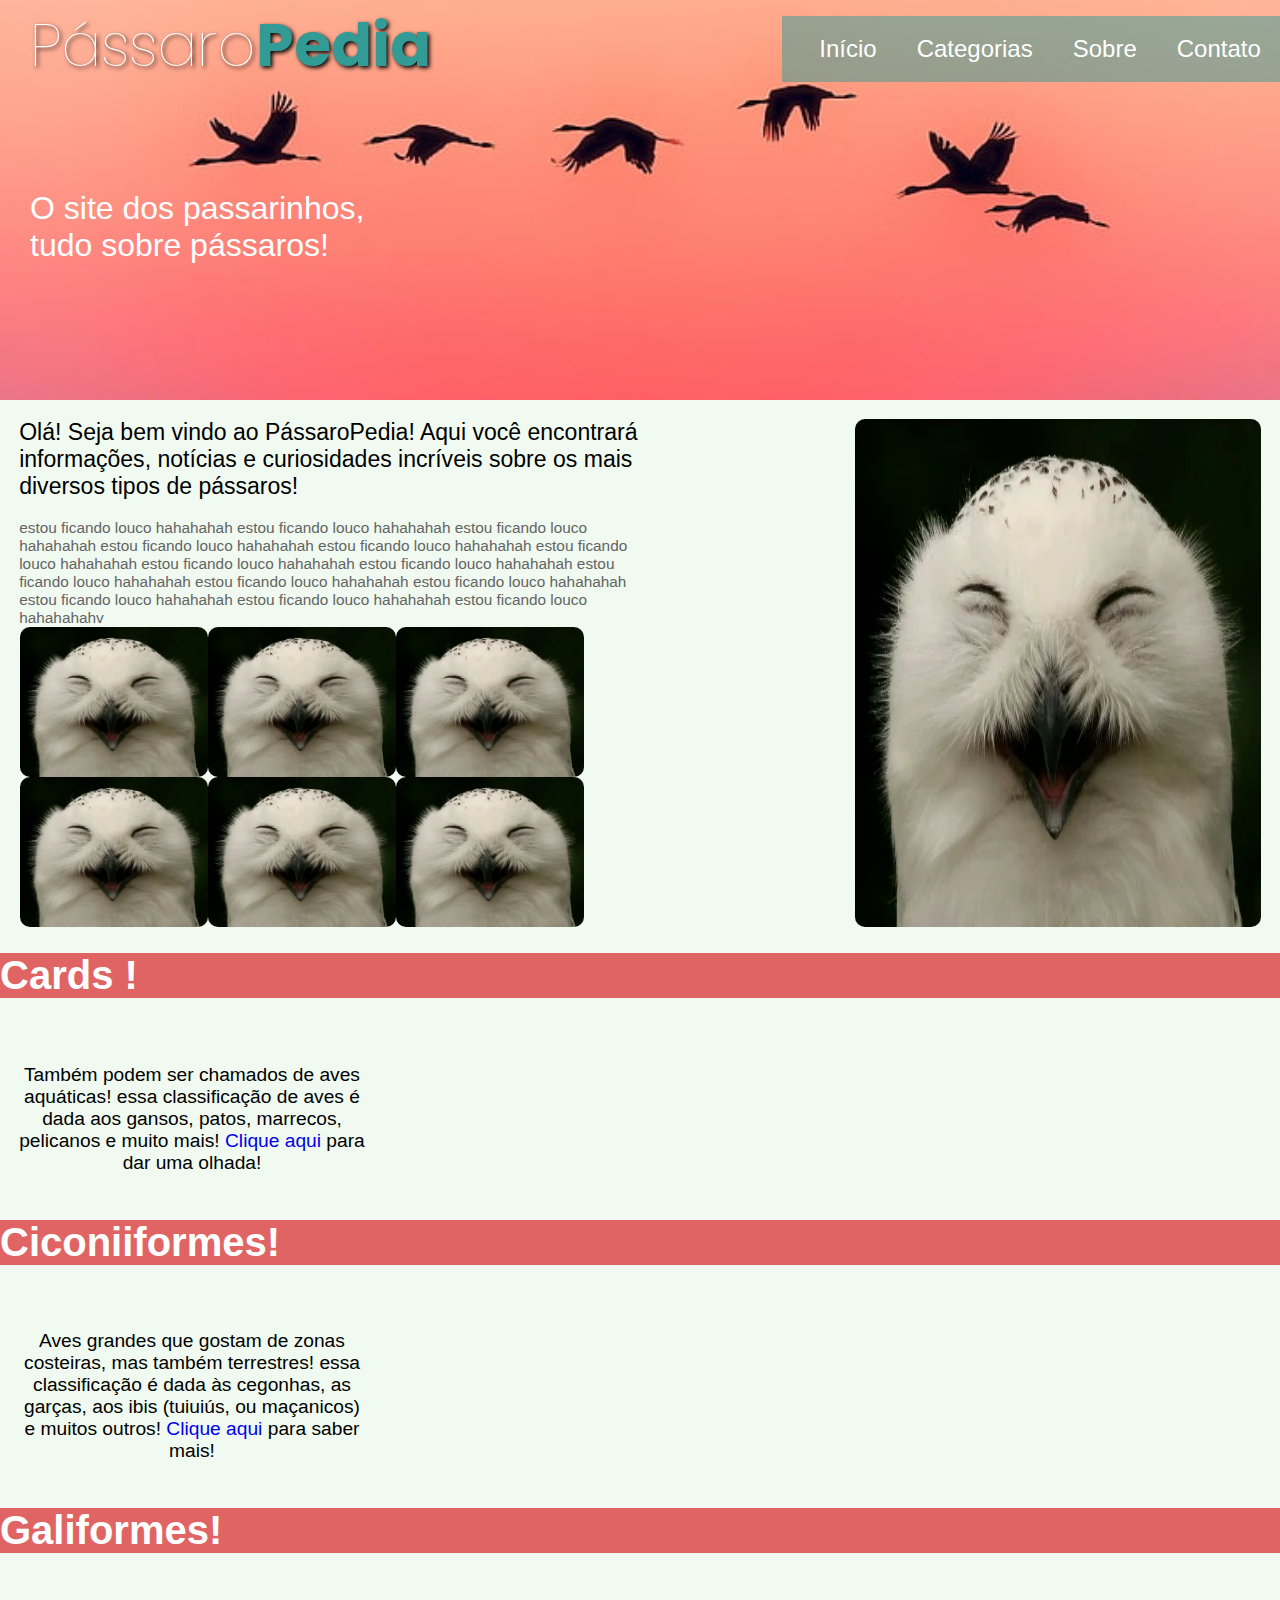
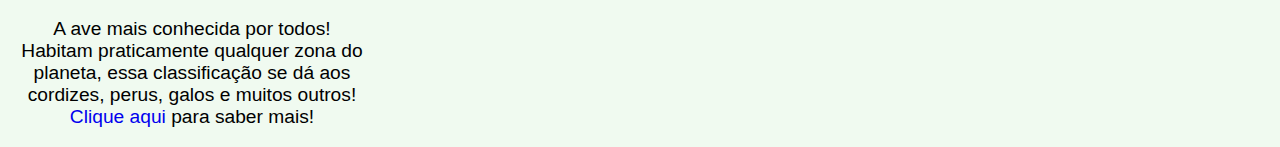
<file: index.html>
<!DOCTYPE html>
<html lang="pt-br">

<head>
    <meta charset="utf-8" />
    <meta name="viewport" content="width=device-width, initial-scale=1" />
    <title>HTML template</title>

    <link rel="preconnect" href="https://fonts.googleapis.com" />
    <link rel="preconnect" href="https://fonts.gstatic.com" crossorigin />
    <link href="https://fonts.googleapis.com/css2?family=Poppins:wght@300;700&display=swap" rel="stylesheet" />
    <link rel="stylesheet" href="estilo.css" />

</head>

<body>
    <header class="caixa bg">
        <nav>
            <div id="menu-outer">
                <div class="menus">
                    <ul id="hor-list">
                        <li id="start"><a href="#">Início</a></li>
                        <li id="categories"><a href="#">Categorias</a></li>
                        <li id="about"><a href="#">Sobre</a></li>
                        <li id="contact"><a href="#">Contato</a></li>
                    </ul>
                </div>
            </div>


            <h1 id="main-title">Pássaro<span id="main-title2">Pedia</span></h1>
            <p id="subtitle"> O site dos passarinhos,<br> tudo sobre pássaros!</p>
        </nav>
    </header>

    <section>
        <div class="content">
            <div id="intro-all">
                <div id="intro-a">Olá! Seja bem vindo ao PássaroPedia! Aqui você encontrará informações,
                    notícias e curiosidades incríveis sobre os mais diversos tipos de pássaros!
                </div>

                <!--<div class="image">-->
                <div id="intro-b">estou ficando louco hahahahah estou ficando louco hahahahah estou ficando louco
                    hahahahah
                    estou ficando louco hahahahah estou ficando louco hahahahah estou ficando louco hahahahah estou
                    ficando louco hahahahah
                    estou ficando louco hahahahah estou ficando louco hahahahah estou ficando louco hahahahah estou
                    ficando louco hahahahah
                    estou ficando louco hahahahah estou ficando louco hahahahah estou ficando louco hahahahahv
                </div>
                <div id="img-list">
                    <img class="subimage" src="images/smiling-owl.png" />
                    <img class="subimage" src="images/smiling-owl.png" />
                    <img class="subimage" src="images/smiling-owl.png" />
                    <img class="subimage" src="images/smiling-owl.png" />
                    <img class="subimage" src="images/smiling-owl.png" />
                    <img class="subimage" src="images/smiling-owl.png" />
                </div>
            </div>
            <!--</div>-->
            <img class="image" src="images/smiling-owl.png" />
        </div>



        <h1 class="titulo">Cards !</h1>
        <div class="content">
            <p>Também podem ser chamados de aves aquáticas!
                essa classificação de aves é dada aos gansos, patos, marrecos, pelicanos
                e muito mais! <a href="#" target="_blank">Clique aqui</a> para dar uma olhada!
            </p>
        </div>

        <h1 class="titulo">Ciconiiformes!</h1>
        <div class="content">
            <p> Aves grandes que gostam de zonas costeiras, mas também
                terrestres! essa classificação é dada às cegonhas, as garças, aos ibis (tuiuiús, ou maçanicos)
                e muitos outros! <a href="#" target="_blank">Clique aqui</a> para saber mais!
            </p>
        </div>

        <h1 class="titulo">Galiformes!</h1>
        <div class="content">
            <p> A ave mais conhecida por todos! Habitam praticamente qualquer zona do planeta,
                essa classificação se dá aos cordizes, perus, galos e muitos outros!
                <a href="#" target="_blank">Clique aqui</a> para saber mais!
            </p>
        </div>

    </section>
</body>


</html>
</file>
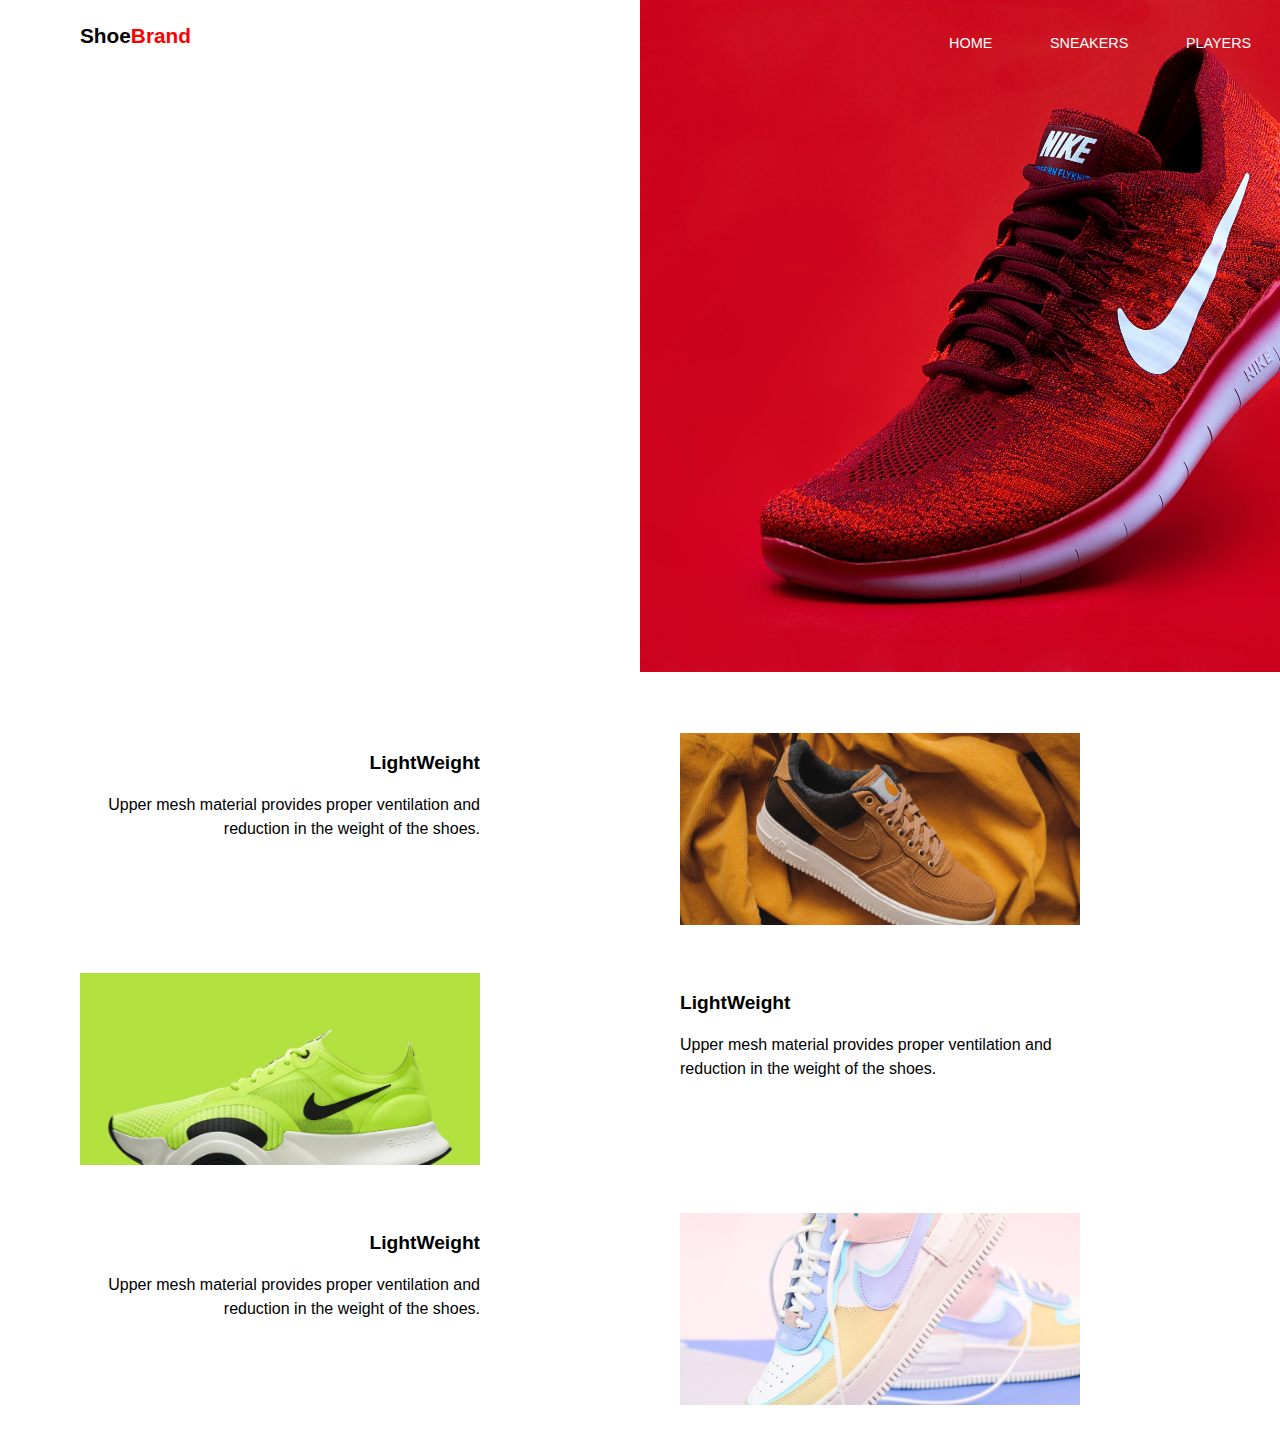
<file: shoe-brand-lp/index.html>
<!DOCTYPE html>
<html lang="en">
<head>
    <meta charset="UTF-8">
    <meta http-equiv="X-UA-Compatible" content="IE=edge">
<meta name="viewport" content="height=device-height, 
                      width=device-width, initial-scale=1.0, 
                      minimum-scale=1.0, maximum-scale=1.0, 
                      user-scalable=no, target-densitydpi=device-dpi">
    <title>My first Line Page</title>

    <link rel="preconnect" href="https://fonts.googleapis.com">
    <link rel="preconnect" href="https://fonts.gstatic.com" crossorigin>
    <link href="https://fonts.googleapis.com/css2?family=Poppins:wght@300;700&display=swap" rel="stylesheet">
    <link rel="stylesheet" href="css/main.css">
</head>
<body>
    <div class="hero-img"></div>
    <!--<img src="images/red_nikes.jpg" alt="Red Nike Shoe">-->
    <div class="container">

    
    <header>
        <a href="#" class="logo">Shoe<span>Brand</span></a>
        <nav>
            <svg class ="close" width="90" height="96" viewBox="0 0 90 96" fill="none" xmlns="http://www.w3.org/2000/svg">
                <path
                    d="M58.2562 33.2625C58.2562 32.85 57.9187 32.5125 57.5062 32.5125L51.3187 32.5406L42 43.65L32.6906 32.55L26.4937 32.5219C26.0812 32.5219 25.7437 32.85 25.7437 33.2719C25.7437 33.45 25.8094 33.6188 25.9219 33.7594L38.1187 48.2906L25.9219 62.8125C25.8086 62.9499 25.7457 63.1219 25.7437 63.3C25.7437 63.7125 26.0812 64.05 26.4937 64.05L32.6906 64.0219L42 52.9125L51.3094 64.0125L57.4969 64.0406C57.9094 64.0406 58.2469 63.7125 58.2469 63.2906C58.2469 63.1125 58.1812 62.9438 58.0687 62.8031L45.8906 48.2813L58.0875 33.75C58.2 33.6188 58.2562 33.4406 58.2562 33.2625Z"
                    fill="black" />
                <path
                    d="M42 6.09375C18.8063 6.09375 0 24.9 0 48.0938C0 71.2875 18.8063 90.0938 42 90.0938C65.1937 90.0938 84 71.2875 84 48.0938C84 24.9 65.1937 6.09375 42 6.09375ZM42 82.9688C22.7438 82.9688 7.125 67.35 7.125 48.0938C7.125 28.8375 22.7438 13.2188 42 13.2188C61.2562 13.2188 76.875 28.8375 76.875 48.0938C76.875 67.35 61.2562 82.9688 42 82.9688Z"
                    fill="black" />
            </svg>


            <ul>
                <li><a href="#">Home</a></li>
                <li><a href="#">Sneakers</a></li>
                <li><a href="#">Players</a></li>
            </ul>

        </nav>

        <svg class="menu" viewBox="0 0 48 32" fill="none" xmlns="http://www.w3.org/2000/svg">
            <path d="M24 32H0V26.6667H24V32ZM48 18.6667H0V13.3333H48V18.6667ZM48 5.33333H24V0H48V5.33333Z" fill="white" />
        </svg>
    </header>
    <section class="hero">
        <h1>Regain your confidence on the court.</h1>

        <p class="subhead">A shoe built with purpose and to take your game to the next level.</p>

        <svg class="down-arrow" viewBox="0 0 16 132" fill="none" xmlns="http://www.w3.org/2000/svg">
            <path
                d="M7.29289 131.707C7.68341 132.098 8.31658 132.098 8.7071 131.707L15.0711 125.343C15.4616 124.953 15.4616 124.319 15.0711 123.929C14.6805 123.538 14.0474 123.538 13.6568 123.929L7.99999 129.586L2.34314 123.929C1.95262 123.538 1.31945 123.538 0.928927 123.929C0.538402 124.319 0.538402 124.953 0.928927 125.343L7.29289 131.707ZM7 -4.37114e-08L6.99999 131L8.99999 131L9 4.37114e-08L7 -4.37114e-08Z"
                fill="black" />
        </svg>


    </section>

    <section class="more-info">
        <div class="feature">
            <div class="content">
                <p class="title">LightWeight</p>
                <p class="description">Upper mesh material provides proper ventilation and reduction in the weight of the shoes.</p>               
            </div>
            <img src="images/yellow_nikes.jpg" alt="Green Nike Shoe">
        </div>
        <div class="feature left">
            <div class="content">
                <p class="title">LightWeight</p>
                <p class="description">Upper mesh material provides proper ventilation and reduction in the weight of the shoes.</p>
            </div>
            <img src="images/green-nikes.jpg" alt="Green Nike Shoe">
        </div>
        <div class="feature">
            <div class="content">
                <p class="title">LightWeight</p>
                <p class="description">Upper mesh material provides proper ventilation and reduction in the weight of the shoes.</p>
            </div>
            <img src="images/pink-nikes.jpg" alt="Green Nike Shoe">
        
        </div>
    </section>
    </div>


    <script>
        const menu = document.querySelector(".menu")
        const close = document.querySelector(".close")
        const nav = document.querySelector("nav")

        menu.addEventListener("click",()=>{
            nav.classList.add("open-nav")

        })

         close.addEventListener("click", () => {
                nav.classList.remove("open-nav")

            })

    </script>
    
    
    </body>
</html>
</file>
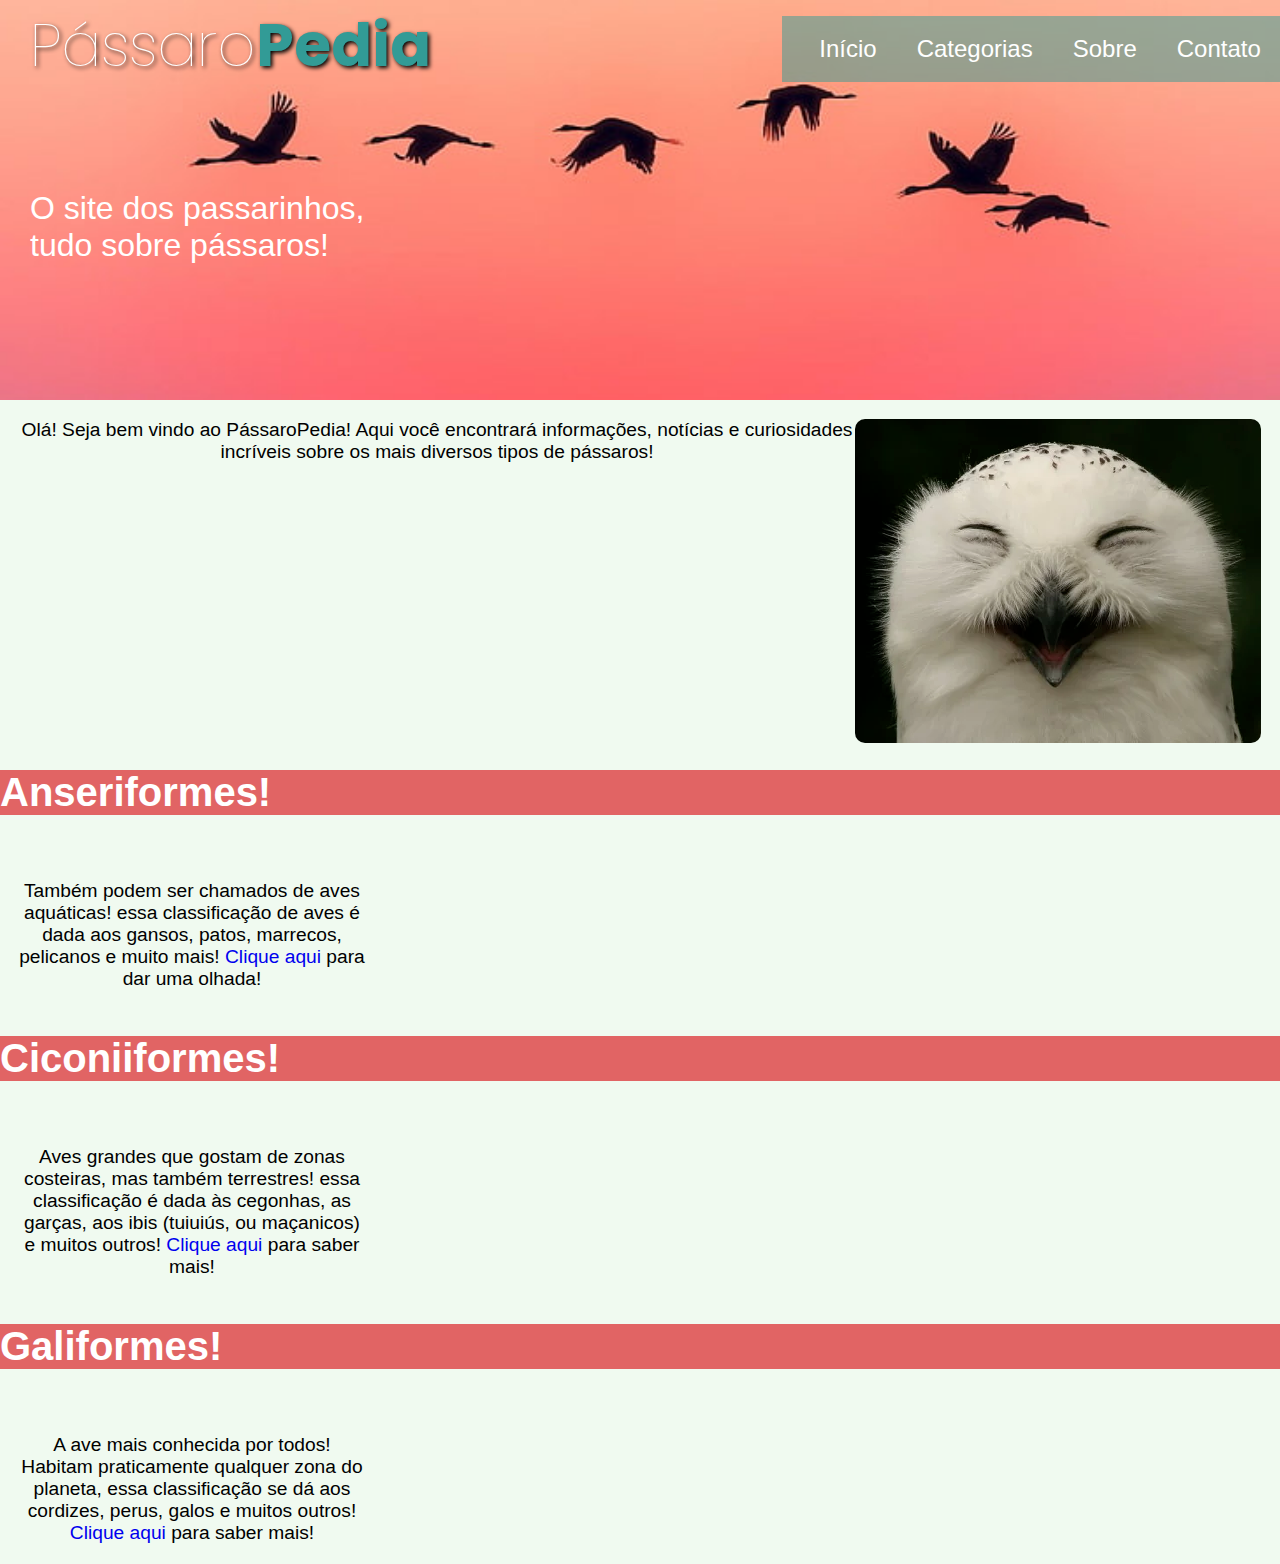
<file: 27_HTML-template.html>
<!DOCTYPE html>
<html lang="pt-br">
    <head>
        <meta charset="utf-8"/>
        <meta name="viewport" content="width=device-width, initial-scale=1"/>
        <title>HTML template</title>
        
        <link rel="preconnect" href="https://fonts.googleapis.com"/>
        <link rel="preconnect" href="https://fonts.gstatic.com" crossorigin/>
        <link href="https://fonts.googleapis.com/css2?family=Poppins:wght@300;700&display=swap" rel="stylesheet"/>
       <link rel="stylesheet" href="estilo.css"/>
     
    </head>
    <body>
        <header class="caixa bg">
          <nav>
            <div id="menu-outer">
            <div class="menus">
                <ul id="hor-list">
                    <li id="start"><a href="#">Início</a></li>
                    <li id="categories"><a href="#">Categorias</a></li>
                    <li id="about"><a href="#">Sobre</a></li>
                    <li id="contact"><a href="#">Contato</a></li>
                </ul>
            </div>
            </div>
        
        
            <h1 id="main-title">Pássaro<span id="main-title2">Pedia</span></h1>
            <p id="subtitle"> O site dos passarinhos,<br> tudo sobre pássaros!</p>
        </nav>
        </header>
      
        <section>
            <div class="content">
                
            Olá! Seja bem vindo ao PássaroPedia! Aqui você encontrará informações,
            notícias e curiosidades incríveis sobre os mais diversos tipos de pássaros!
            
            
            <!--<div class="image">-->
            <img class="image"src="images/smiling-owl.png">
            <!--</div>-->
        </div>


            <h1 class="titulo">Anseriformes!</h1>
            <div class="content">
                <p>Também podem ser chamados de aves aquáticas!
                    essa classificação de aves é dada aos gansos, patos, marrecos, pelicanos
                    e muito mais! <a href="#" target="_blank">Clique aqui</a> para dar uma olhada!
                </p>
            </div>

            <h1 class="titulo">Ciconiiformes!</h1>
            <div class="content">
                <p> Aves grandes que gostam de zonas costeiras, mas também 
                    terrestres! essa classificação é dada às cegonhas, as garças, aos ibis (tuiuiús, ou maçanicos)
                    e muitos outros! <a href="#" target="_blank">Clique aqui</a> para saber mais!
                </p>
            </div>

            <h1 class="titulo">Galiformes!</h1>
            <div class="content">
                <p> A ave mais conhecida por todos! Habitam praticamente qualquer zona do planeta,
                    essa classificação se dá aos cordizes, perus, galos e muitos outros!
                  <a href="#" target="_blank">Clique aqui</a> para saber mais!
                </p>
            </div>

        </section>
    </body>


</html>
</file>
<file: estilo.css>
@font-face {
        font-family:"Poppin";
        src: url();
    }
   
   a {
       text-decoration: none;
       font-family: sans-serif;
   }

   div {
       text-align: center;
       /*width: 90%;*/
   }

   #main-title {
    font-family:"Poppins";
       text-align: left;
       font-size: 60px;
    font-weight: 100;
       color: #FFFFFF;
    text-shadow: 2px 2px 4px #000000 ;
    margin-left: 30px;
    margin-top: -10px;

   }

   #main-title2 {
    font-family: "Poppins";
       text-align: left;
       font-weight: 700;
       font-size: 60px;
       color: rgba(50, 155, 150, 1);;
       text-shadow: 2px 2px 4px #000000;
       margin-left: 0px;
       margin-top: -10px;

   }

   .titulo {
       font-size: 40px;
       font-family: Helvetica;
       
       background-color: rgb(225, 100, 100);
       color: #FFFFFF;
   }

   .content {
       font-family: Helvetica;
       font-size: 1.2em;
      /* text-align: right;*/
       padding-top: 1em;
       padding-left: 1em;
       padding-right: 1em;
       box-sizing:border-box;
       /*width: 18em;*/
      /* color: #FFFFFF;*/
      display: flex;
    /*grid-template-columns: repeat(2,auto);
      gap: 5em;
*/
   }
*, ::after, ::before {
    box-sizing: border-box;
}
   p {
       font-family: Helvetica;
        display: block;
            margin-block-start: 1em;
            margin-block-end: 1em;
            margin-inline-start: 0px;
            margin-inline-end: 0px;
            width: 18em;

   }

   ul {
       list-style-type: none;
   }

   #subtitle {

       font-family: Helvetica;
       font-size: 2em;
       color: #FFFFFF;
       text-align: left;
       margin-left: 30px;
       margin-top:100px;
       /*margin-bottom: 50px;
               margin-left: -10px;
                margin-right: -10px;*/
   }

   .caixa {
       width: 100%;
       /*height: 100%;*/
       height: 400px;

       z-index: -1;
   }

   html,
   body {
       margin: 0;
       padding: 0;
    height: 100%;
   }

   h1 {
       font-family: Helvetica;
   }

   body {
       /*background-image: url("images/arvores.jpg");*/
        margin: 0;
        padding: 0;
        height:100%;
   }

   html{
    margin:0;
    padding:0;
   }

   section {

       width: auto;
       height: auto;
       background: rgba(240, 250, 240, 1);

       z-index: -1;
   }

   .bg{

    background-image: url("images/bird-sunset.jpg");
    background-size:100%;
    

   }

   nav,ul{
    margin:0;
    padding:0;
   }

   ul#hor-list li{
    display: inline;
    font-size: 1.5em;
    color: #FFFFFF;
    padding-left: 1.5em;;
    /*text-align:right;*/
    
   }

  
   ul#hor-list{
    /*min-width: 696px;*/
    /*min-width: 200px;*/
    list-style: none;
    padding-top: 1.2em;
    padding-left: .1em;
    padding-right: 1.2em;
    padding-bottom: 1.2em;
    background-color: rgba(50, 155, 150, 0.5);
    
   }

   .menus{
    margin:0 auto;
    /*height: 100px;*/
    /*display: table;*/text-align:left;
    justify-content: end;
    display:flex;
    
    /*max-width: 500px;*/
   }
#hor-list a{
    color:#FFFFFF;
}
   
   a:visited {
    text-decoration: none;
    color: #803030;
}

a:hover{
    text-decoration: underline;

}

ul{
        
    list-style-type: disc;
    margin-block-start: 1em;
    margin-block-end: 1em;
    margin-inline-start: 0px;
    margin-inline-end: 0px;
    padding-inline-start: 40px;

}
#menu-outer{
    height: 10px;
  /*  max-height: 200px;*/
    /*max-width:500px;*/
   
    
}

.image{
    border-radius: 10px;
    border-color: white;
    background-color: white;
    margin-right: none;
    size: 100%;

}

#img-list{
   display: flex;
    margin-right: -15px;
    margin-left: -15px;
    flex-wrap: wrap;
    padding-right: 1rem!important;
    padding-left: 1rem!important;
    box-sizing: border-box;
   
}

.subimage{
  /*  height: 30%;
    width: 30%;
    */
    max-height: 150px;
  box-sizing: border-box;
    border-radius: 10px;
}

#intro-all{
    grid-template-rows: (2,auto);
    padding-right: 10em;
    display: block;
box-sizing: border-box;
}

#intro-a{
    margin-left: 0px;
    text-align: left;
    font-size: 1.2em;

}

#intro-b{
    font-size: .8em;
    text-align:left;
    padding-top: 1.2em;
    color: rgb(100, 100, 100);
}

.m-page{
    width: 1340px;
    margin-left: auto;
    margin-right: auto;
}
</file>
<file: shoe-brand-lp/css/main.css>
body {
  margin: 1.5em;
  font-family: "Poppin", sans-serif;
}

a {
  text-decoration: none;
  font-size: 1.3rem;
}

.hero-img {
  position: absolute;
  top: 0;
  left: 0;
  background: url("../images/red_nikes.jpg");
  background-size: cover;
  background-position-x: 20%;
  background-position-y: 20%;
  width: 100%;
  height: 100vh;
  z-index: -1;
  -webkit-animation: introLoad 2s forwards;
          animation: introLoad 2s forwards;
}

.logo {
  color: white;
  font-weight: bold;
}

nav {
  position: fixed;
  right: 0;
  top: 0;
  background: white;
  height: 100vh;
  width: 50%;
  z-index: 999;
  text-transform: uppercase;
  transform: translateX(100%);
  transition: transform 0.5s ease-in-out;
}
nav ul {
  list-style-type: none;
  padding: 0;
  margin-top: 8em;
}
nav ul a {
  color: black;
  padding: 0.75em 2em;
  display: block;
}
nav ul a:hover {
  background: rgb(210, 210, 210);
}
nav .close {
  float: right;
  margin: 2em;
  width: 2.5em;
}

header {
  display: flex;
  justify-content: space-between;
}
header svg {
  width: 2em;
  margin-top: -0.6em;
  cursor: pointer;
}

section.hero {
  color: white;
  height: 90vh;
  -webkit-animation: moveDown 1s ease-in-out forwards;
          animation: moveDown 1s ease-in-out forwards;
  opacity: 0;
}
section.hero .down-arrow {
  stroke: white;
  position: absolute;
  bottom: 5em;
  width: 0.5em;
  animation: moveArrow 1s alternate-reverse infinite;
}
section.hero .down-arrow path {
  fill: white;
}

.subhead {
  font-size: 1.4rem;
}

h1 {
  font-size: 3rem;
  margin-top: 2em;
  line-height: 3.3rem;
}

.more-info img {
  width: 100%;
  height: 12em;
  -o-object-fit: cover;
     object-fit: cover;
}
.more-info .title {
  font-weight: bold;
  font-size: 1.2rem;
}
.more-info .description {
  line-height: 1.5rem;
}

.open-nav {
  transform: translateX(0);
}

@media only screen and (min-width: 680px) {
  body {
    margin: 1.5em 5em;
    font-family: "Poppin", sans-serif;
  }
}
@media only screen and (min-width: 920px) {
  .menu {
    display: none;
  }
  nav {
    transform: translateX(0);
    position: unset;
    display: block;
    width: auto;
    height: auto;
    background: none;
  }
  nav svg.close {
    display: none;
  }
  nav ul {
    display: flex;
    margin: 0;
  }
  nav ul a {
    color: white;
    padding: 0.5em 1, 5em;
    font-size: 0.9em;
  }
  nav ul a:hover {
    background: none;
    text-decoration: underline;
  }
  .hero-img {
    left: unset;
    right: 0;
    width: 50%;
    height: 42em;
  }
  .logo {
    color: black;
  }
  .logo span {
    color: red;
  }
  section.hero {
    color: black;
    height: auto;
    width: 40%;
    margin-bottom: 15em;
  }
  section.hero svg.down-arrow {
    stroke: black;
    position: unset;
  }
  section.hero svg.down-arrow path {
    fill: black;
  }
  .feature {
    display: grid;
    grid-template-columns: repeat(2, auto);
    gap: 3em;
    margin-bottom: 3em;
  }
  .feature img {
    width: 25em;
  }
  .feature .content {
    text-align: right;
    width: 25em;
  }
  .feature.left {
    grid-template-areas: "left right";
  }
  .feature.left img {
    grid-area: left;
  }
  .feature.left .content {
    text-align: left;
    width: 25em;
    justify-self: left;
  }
}
@media only screen and (min-width: 1200px) {
  .container {
    width: 1200px;
    margin: 0 auto;
  }
  .feature {
    gap: 0;
  }
}
@-webkit-keyframes introLoad {
  from {
    -webkit-clip-path: polygon(0 0, 100% 0, 100% 0, 0 0);
            clip-path: polygon(0 0, 100% 0, 100% 0, 0 0);
  }
  to {
    -webkit-clip-path: polygon(0 0, 100% 0, 100% 100%, 0 100%);
            clip-path: polygon(0 0, 100% 0, 100% 100%, 0 100%);
  }
}
@keyframes introLoad {
  from {
    -webkit-clip-path: polygon(0 0, 100% 0, 100% 0, 0 0);
            clip-path: polygon(0 0, 100% 0, 100% 0, 0 0);
  }
  to {
    -webkit-clip-path: polygon(0 0, 100% 0, 100% 100%, 0 100%);
            clip-path: polygon(0 0, 100% 0, 100% 100%, 0 100%);
  }
}
@-webkit-keyframes moveArrow {
  from {
    transform: translateY(-20px);
  }
  to {
    transform: translateY(0);
  }
}
@keyframes moveArrow {
  from {
    transform: translateY(-20px);
  }
  to {
    transform: translateY(0);
  }
}
@-webkit-keyframes moveDown {
  from {
    transform: translateY(-100px);
  }
  to {
    transform: translateY(0);
    opacity: 1;
  }
}
@keyframes moveDown {
  from {
    transform: translateY(-100px);
  }
  to {
    transform: translateY(0);
    opacity: 1;
  }
}/*# sourceMappingURL=main.css.map */
</file>
